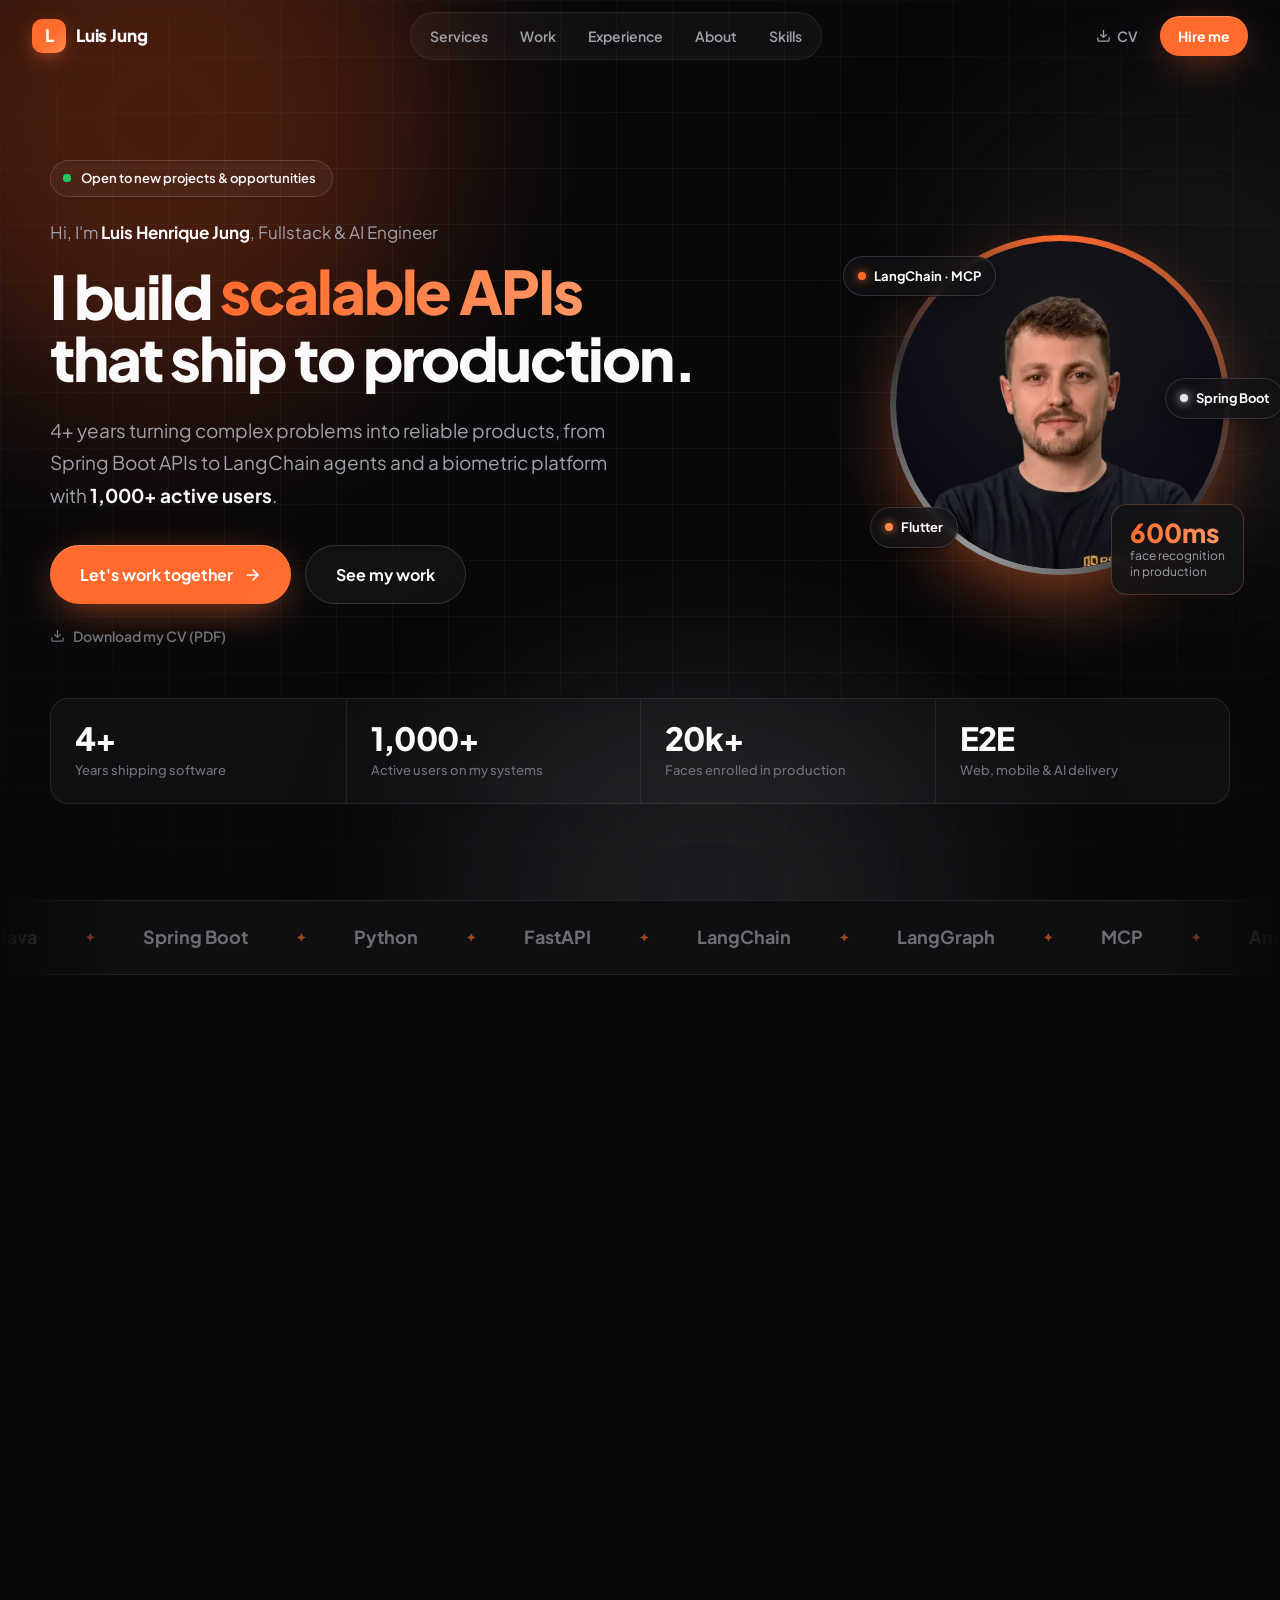
<file: index.html>
<!DOCTYPE html>
<html lang="en">
<head>
  <meta charset="UTF-8">
  <meta name="viewport" content="width=device-width, initial-scale=1.0">
  <title>Luis Henrique Jung | Fullstack & AI Engineer for hire</title>
  <meta name="description" content="Fullstack & AI Engineer with 4+ years shipping production systems: AI agents (LangChain, MCP), Spring Boot and NestJS APIs, Flutter apps and computer vision. Let's build your next product.">
  <meta name="author" content="Luis Henrique Jung">
  <meta name="robots" content="index, follow">
  <link rel="canonical" href="https://luishenriquejung.github.io/portifolio/">

  <meta property="og:type" content="website">
  <meta property="og:url" content="https://luishenriquejung.github.io/portifolio/">
  <meta property="og:title" content="Luis Henrique Jung | Fullstack & AI Engineer">
  <meta property="og:description" content="I build AI-powered software that ships to production. AI agents, scalable APIs, mobile apps and computer vision.">
  <meta property="og:image" content="https://luishenriquejung.github.io/portifolio/images/og-image.jpg">
  <meta property="og:image:width" content="1200">
  <meta property="og:image:height" content="630">
  <meta name="twitter:card" content="summary_large_image">
  <meta name="twitter:title" content="Luis Henrique Jung | Fullstack & AI Engineer">
  <meta name="twitter:description" content="I build AI-powered software that ships to production.">
  <meta name="twitter:image" content="https://luishenriquejung.github.io/portifolio/images/og-image.jpg">
  <meta name="theme-color" content="#09090b">

  <link rel="icon" href="data:image/svg+xml,<svg xmlns='http://www.w3.org/2000/svg' viewBox='0 0 100 100'><defs><linearGradient id='g' x1='0%25' y1='0%25' x2='100%25' y2='100%25'><stop offset='0%25' stop-color='%23ff6b2c'/><stop offset='50%25' stop-color='%23ff6b2c'/><stop offset='100%25' stop-color='%23ff8a4c'/></linearGradient></defs><rect width='100' height='100' rx='24' fill='url(%23g)'/><text x='50' y='70' font-family='Arial' font-size='58' font-weight='bold' fill='white' text-anchor='middle'>L</text></svg>">
  <link rel="preconnect" href="https://fonts.googleapis.com">
  <link rel="preconnect" href="https://fonts.gstatic.com" crossorigin>
  <link rel="stylesheet" href="https://fonts.googleapis.com/css2?family=Plus+Jakarta+Sans:wght@400;500;600;700;800&display=swap">
  <link rel="preload" as="image" href="images/dev.webp" type="image/webp">
  <link rel="stylesheet" href="style.css">

  <script type="application/ld+json">
  {
    "@context": "https://schema.org",
    "@type": "Person",
    "name": "Luis Henrique Jung",
    "jobTitle": "Fullstack & AI Engineer",
    "url": "https://luishenriquejung.github.io/portifolio/",
    "image": "https://luishenriquejung.github.io/portifolio/images/dev.webp",
    "email": "mailto:jungluishenrique@gmail.com",
    "worksFor": { "@type": "Organization", "name": "RSData" },
    "alumniOf": { "@type": "CollegeOrUniversity", "name": "UNIVATES" },
    "knowsAbout": ["Java", "Spring Boot", "Python", "FastAPI", "Angular", "NestJS", "Flutter", "LangChain", "LangGraph", "Model Context Protocol", "AI Agents", "Computer Vision"],
    "sameAs": [
      "https://www.linkedin.com/in/luis-henrique-jung-dev/",
      "https://github.com/LuisHenriqueJung"
    ]
  }
  </script>
</head>
<body>
  <a class="skip-link" href="#main">Skip to content</a>

  <!-- SCROLL PROGRESS -->
  <div class="scroll-progress" id="scrollProgress"></div>

  <!-- NAVIGATION -->
  <header class="nav" id="nav">
    <a href="#hero" class="nav-logo" aria-label="Luis Henrique Jung, back to top">
      <span class="nav-logo-mark">L</span>
      <span class="nav-logo-text">Luis Jung</span>
    </a>
    <nav class="nav-links" aria-label="Main">
      <a href="#services" class="nav-link" data-section="services">Services</a>
      <a href="#projects" class="nav-link" data-section="projects">Work</a>
      <a href="#experience" class="nav-link" data-section="experience">Experience</a>
      <a href="#story" class="nav-link" data-section="story">About</a>
      <a href="#skills" class="nav-link" data-section="skills">Skills</a>
    </nav>
    <div class="nav-actions">
      <a href="cv/cv.pdf" download class="nav-cv-btn" aria-label="Download CV (PDF)">
        <svg viewBox="0 0 24 24" fill="none" stroke="currentColor" stroke-width="2" width="15" height="15" aria-hidden="true"><path d="M21 15v4a2 2 0 0 1-2 2H5a2 2 0 0 1-2-2v-4"/><polyline points="7 10 12 15 17 10"/><line x1="12" y1="15" x2="12" y2="3"/></svg>
        <span>CV</span>
      </a>
      <a href="#contact" class="btn btn-primary btn-sm">Hire me</a>
      <button class="nav-hamburger" id="hamburger" type="button" aria-label="Open menu" aria-expanded="false" aria-controls="mobileMenu">
        <span></span><span></span><span></span>
      </button>
    </div>
  </header>

  <!-- MOBILE MENU -->
  <div class="mobile-menu" id="mobileMenu">
    <a href="#services" class="mobile-link">Services</a>
    <a href="#projects" class="mobile-link">Work</a>
    <a href="#experience" class="mobile-link">Experience</a>
    <a href="#story" class="mobile-link">About</a>
    <a href="#skills" class="mobile-link">Skills</a>
    <a href="#contact" class="mobile-link btn btn-primary">Let's work together</a>
    <a href="cv/cv.pdf" download class="mobile-link mobile-cv-link">Download CV</a>
  </div>

  <main id="main">
  <!-- HERO SECTION -->
  <section class="hero" id="hero">
    <div class="hero-bg" aria-hidden="true">
      <div class="aurora aurora-1"></div>
      <div class="aurora aurora-2"></div>
      <div class="aurora aurora-3"></div>
      <div class="hero-grid"></div>
    </div>

    <div class="hero-inner">
      <div class="hero-content">
        <div class="hero-badge reveal-up">
          <span class="pulse-dot"></span>
          Open to new projects &amp; opportunities
        </div>
        <p class="hero-greeting reveal-up" style="--delay: 0.08s">Hi, I'm <strong>Luis Henrique Jung</strong>, Fullstack &amp; AI Engineer</p>
        <h1 class="hero-title reveal-up" style="--delay: 0.16s">
          I build
          <span class="hero-rotator" id="titleCarousel">
            <span class="carousel-item active">AI agents</span>
            <span class="carousel-item">scalable APIs</span>
            <span class="carousel-item">mobile apps</span>
            <span class="carousel-item">vision systems</span>
          </span>
          <span class="hero-title-end">that ship to production.</span>
        </h1>
        <p class="hero-tagline reveal-up" style="--delay: 0.24s">
          4+ years turning complex problems into reliable products, from Spring Boot APIs to LangChain agents and a biometric platform with <strong>1,000+ active users</strong>.
        </p>
        <div class="hero-cta reveal-up" style="--delay: 0.32s">
          <a href="#contact" class="btn btn-primary btn-lg">
            Let's work together
            <svg viewBox="0 0 24 24" fill="none" stroke="currentColor" stroke-width="2.2" width="18" height="18" aria-hidden="true"><path d="M5 12h14M13 5l7 7-7 7"/></svg>
          </a>
          <a href="#projects" class="btn btn-ghost btn-lg">See my work</a>
        </div>
        <a href="cv/cv.pdf" download class="hero-cv-link reveal-up" style="--delay: 0.4s">
          <svg viewBox="0 0 24 24" fill="none" stroke="currentColor" stroke-width="2" width="15" height="15" aria-hidden="true"><path d="M21 15v4a2 2 0 0 1-2 2H5a2 2 0 0 1-2-2v-4"/><polyline points="7 10 12 15 17 10"/><line x1="12" y1="15" x2="12" y2="3"/></svg>
          Download my CV (PDF)
        </a>
      </div>

      <div class="hero-visual reveal-up" style="--delay: 0.2s">
        <div class="avatar-ring">
          <picture>
            <source srcset="images/dev.webp" type="image/webp">
            <img src="images/dev.png" alt="Portrait of Luis Henrique Jung" width="440" height="480" fetchpriority="high" decoding="async">
          </picture>
        </div>
        <div class="float-chip chip-1"><span class="chip-dot dot-violet"></span>LangChain · MCP</div>
        <div class="float-chip chip-2"><span class="chip-dot dot-cyan"></span>Spring Boot</div>
        <div class="float-chip chip-3"><span class="chip-dot dot-pink"></span>Flutter</div>
        <div class="float-card">
          <span class="float-card-number">600ms</span>
          <span class="float-card-label">face recognition<br>in production</span>
        </div>
      </div>
    </div>

    <div class="hero-stats reveal-up" style="--delay: 0.48s">
      <div class="stat"><span class="stat-number">4+</span><span class="stat-label">Years shipping software</span></div>
      <div class="stat"><span class="stat-number">1,000+</span><span class="stat-label">Active users on my systems</span></div>
      <div class="stat"><span class="stat-number">20k+</span><span class="stat-label">Faces enrolled in production</span></div>
      <div class="stat"><span class="stat-number">E2E</span><span class="stat-label">Web, mobile &amp; AI delivery</span></div>
    </div>
  </section>

  <!-- TECH MARQUEE -->
  <div class="marquee" aria-label="Technologies I work with">
    <div class="marquee-track">
      <span>Java</span><span>Spring Boot</span><span>Python</span><span>FastAPI</span><span>LangChain</span><span>LangGraph</span><span>MCP</span><span>Angular</span><span>NestJS</span><span>Flutter</span><span>Android</span><span>OpenCV</span><span>Qdrant</span><span>Docker</span><span>Kubernetes</span><span>PostgreSQL</span>
      <span aria-hidden="true">Java</span><span aria-hidden="true">Spring Boot</span><span aria-hidden="true">Python</span><span aria-hidden="true">FastAPI</span><span aria-hidden="true">LangChain</span><span aria-hidden="true">LangGraph</span><span aria-hidden="true">MCP</span><span aria-hidden="true">Angular</span><span aria-hidden="true">NestJS</span><span aria-hidden="true">Flutter</span><span aria-hidden="true">Android</span><span aria-hidden="true">OpenCV</span><span aria-hidden="true">Qdrant</span><span aria-hidden="true">Docker</span><span aria-hidden="true">Kubernetes</span><span aria-hidden="true">PostgreSQL</span>
    </div>
  </div>

  <!-- SERVICES -->
  <section class="section services" id="services">
    <div class="container">
      <div class="section-head reveal-up">
        <span class="eyebrow">01 · Services</span>
        <h2 class="section-heading">How I can <span class="text-gradient">help you</span></h2>
        <p class="section-sub">From idea to production: I design, build and ship the whole stack, so you get one engineer who owns the result.</p>
      </div>

      <div class="services-grid">
        <article class="service-card spotlight reveal-up" style="--delay: 0s">
          <div class="service-icon icon-violet">
            <svg viewBox="0 0 24 24" fill="none" stroke="currentColor" stroke-width="1.8" aria-hidden="true"><path d="M12 2a4 4 0 0 1 4 4v1a1 1 0 0 0 1 1h1a4 4 0 0 1 0 8h-1a1 1 0 0 0-1 1v1a4 4 0 0 1-8 0v-1a1 1 0 0 0-1-1H6a4 4 0 0 1 0-8h1a1 1 0 0 0 1-1V6a4 4 0 0 1 4-4z"/></svg>
          </div>
          <h3>AI Agents &amp; LLM Integration</h3>
          <p>Production-grade agents with LangChain, LangGraph and custom MCP servers that plug straight into your existing systems.</p>
        </article>
        <article class="service-card spotlight reveal-up" style="--delay: 0.08s">
          <div class="service-icon icon-cyan">
            <svg viewBox="0 0 24 24" fill="none" stroke="currentColor" stroke-width="1.8" aria-hidden="true"><rect x="2" y="3" width="20" height="14" rx="2"/><path d="M8 21h8M12 17v4"/></svg>
          </div>
          <h3>Fullstack Web Platforms</h3>
          <p>Spring Boot, NestJS and Angular applications with clean APIs, fast SQL and CI/CD from day one.</p>
        </article>
        <article class="service-card spotlight reveal-up" style="--delay: 0.16s">
          <div class="service-icon icon-pink">
            <svg viewBox="0 0 24 24" fill="none" stroke="currentColor" stroke-width="1.8" aria-hidden="true"><rect x="5" y="2" width="14" height="20" rx="2"/><path d="M12 18h.01"/></svg>
          </div>
          <h3>Mobile Apps</h3>
          <p>Cross-platform Flutter and native Android apps built on a modular, scalable architecture.</p>
        </article>
        <article class="service-card spotlight reveal-up" style="--delay: 0.24s">
          <div class="service-icon icon-amber">
            <svg viewBox="0 0 24 24" fill="none" stroke="currentColor" stroke-width="1.8" aria-hidden="true"><path d="M2 12s3.5-7 10-7 10 7 10 7-3.5 7-10 7S2 12 2 12z"/><circle cx="12" cy="12" r="3"/></svg>
          </div>
          <h3>Computer Vision &amp; Biometrics</h3>
          <p>Face recognition pipelines with OpenCV, FastAPI and vector databases, proven with 20,000+ enrolled faces.</p>
        </article>
      </div>
    </div>
  </section>

  <!-- PROJECTS -->
  <section class="section projects section-alt" id="projects">
    <div class="container">
      <div class="section-head reveal-up">
        <span class="eyebrow">02 · Selected work</span>
        <h2 class="section-heading">Real products, <span class="text-gradient">real users</span></h2>
        <p class="section-sub">Systems I designed and built that are running in production today.</p>
      </div>

      <!-- FEATURED: PPE Delivery -->
      <article class="featured-project reveal-up" style="--delay: 0s">
        <div class="featured-layout">
          <div class="featured-content">
            <div class="featured-badge">Featured · In production</div>
            <h3 class="featured-title">Biometric PPE Delivery Platform</h3>
            <p class="featured-subtitle">Workplace Safety &middot; Production System &middot; 1,000+ Users</p>
            <p class="featured-desc">
              Built a fullstack biometric verification system for fast PPE (Personal Protective Equipment) delivery in companies with hundreds of workers. The system currently has 20,000+ enrolled faces. Workers confirm PPE delivery via face recognition or fingerprint, get matched to their equipment profile, and receive the right gear in seconds, with no manual ID checks and no paper logs. Includes a face-based employee search: point the camera at a worker and the system instantly identifies them and pulls up their full profile.
            </p>
            <div class="featured-highlights">
              <div class="highlight-item">
                <span class="highlight-number">600ms</span>
                <span class="highlight-label">Face Recognition</span>
              </div>
              <div class="highlight-item">
                <span class="highlight-number">1,000+</span>
                <span class="highlight-label">Active Users</span>
              </div>
              <div class="highlight-item">
                <span class="highlight-number">20,000+</span>
                <span class="highlight-label">Enrolled Faces</span>
              </div>
              <div class="highlight-item">
                <span class="highlight-number">2</span>
                <span class="highlight-label">Biometric Methods</span>
              </div>
            </div>
          </div>
          <div class="featured-video">
            <h4><span class="live-dot"></span>Live Demo</h4>
            <div class="video-wrapper video-portrait">
              <video data-autoplay muted loop playsinline preload="none" poster="videos/ppe-poster.jpg" width="480" height="1040" aria-label="Demo of the biometric PPE delivery app">
                <source src="videos/ppe-demo.mp4" type="video/mp4">
              </video>
            </div>
          </div>
        </div>
        <div class="featured-architecture">
          <h4>Architecture <span class="arch-desktop-chip"><svg viewBox="0 0 24 24" fill="none" stroke="currentColor" stroke-width="2" width="14" height="14" aria-hidden="true"><rect x="5" y="2" width="14" height="20" rx="2" ry="2"/><path d="M12 18h.01"/></svg>Rotate your phone</span></h4>
          <div class="arch-ppe-grid" id="ppeGrid">
            <svg class="arch-connections" id="archConnections" viewBox="0 0 100 100" preserveAspectRatio="none" aria-hidden="true">
              <defs>
                <linearGradient id="grad-mc" x1="0%" y1="0%" x2="100%" y2="0%">
                  <stop offset="0%" style="stop-color: rgba(var(--p-rgb),0.35)"/>
                  <stop offset="50%" style="stop-color: rgba(var(--p-rgb),0.7)"/>
                  <stop offset="100%" style="stop-color: rgba(var(--t-rgb),0.4)"/>
                </linearGradient>
                <linearGradient id="grad-wc" x1="0%" y1="100%" x2="100%" y2="0%">
                  <stop offset="0%" style="stop-color: rgba(var(--p-rgb),0.35)"/>
                  <stop offset="50%" style="stop-color: rgba(var(--p-rgb),0.6)"/>
                  <stop offset="100%" style="stop-color: rgba(var(--t-rgb),0.4)"/>
                </linearGradient>
                <linearGradient id="grad-mf" x1="0%" y1="0%" x2="100%" y2="0%">
                  <stop offset="0%" style="stop-color: rgba(var(--t-rgb),0.35)"/>
                  <stop offset="50%" style="stop-color: rgba(var(--p-rgb),0.6)"/>
                  <stop offset="100%" style="stop-color: rgba(var(--s-rgb),0.4)"/>
                </linearGradient>
                <linearGradient id="grad-fv" x1="0%" y1="0%" x2="100%" y2="0%">
                  <stop offset="0%" style="stop-color: rgba(var(--s-rgb),0.35)"/>
                  <stop offset="50%" style="stop-color: rgba(var(--p-rgb),0.55)"/>
                  <stop offset="100%" style="stop-color: rgba(var(--t-rgb),0.35)"/>
                </linearGradient>
              </defs>

              <path id="path-mc" class="conn-path" fill="none" stroke="url(#grad-mc)" stroke-width="0.5"/>
              <path id="path-wc" class="conn-path" fill="none" stroke="url(#grad-wc)" stroke-width="0.5"/>
              <path id="path-mf" class="conn-path" fill="none" stroke="url(#grad-mf)" stroke-width="0.5"/>
              <path id="path-fv" class="conn-path" fill="none" stroke="url(#grad-fv)" stroke-width="0.5"/>

              <circle class="conn-particle" r="1.2" style="fill: rgba(var(--p-light-rgb),0.95)" stroke="rgba(235,245,255,0.9)" stroke-width="0.5" vector-effect="non-scaling-stroke">
                <animateMotion dur="2s" repeatCount="indefinite" rotate="auto">
                  <mpath href="#path-mc"/>
                </animateMotion>
              </circle>
              <circle class="conn-particle" r="1.2" style="fill: rgba(var(--t-rgb),0.95)" stroke="rgba(230,250,255,0.9)" stroke-width="0.5" vector-effect="non-scaling-stroke">
                <animateMotion dur="2.5s" repeatCount="indefinite" begin="0.5s" rotate="auto">
                  <mpath href="#path-wc"/>
                </animateMotion>
              </circle>
              <circle class="conn-particle" r="1.2" style="fill: rgba(var(--s-rgb),0.95)" stroke="rgba(235,245,255,0.9)" stroke-width="0.5" vector-effect="non-scaling-stroke">
                <animateMotion dur="2s" repeatCount="indefinite" begin="1s" rotate="auto">
                  <mpath href="#path-mf"/>
                </animateMotion>
              </circle>
              <circle class="conn-particle" r="1.2" style="fill: rgba(var(--t-rgb),0.95)" stroke="rgba(230,250,255,0.9)" stroke-width="0.5" vector-effect="non-scaling-stroke">
                <animateMotion dur="2s" repeatCount="indefinite" begin="0.3s" rotate="auto">
                  <mpath href="#path-fv"/>
                </animateMotion>
              </circle>
            </svg>

            <div class="arch-node ppe-mobile" data-conn="source">
              <span class="arch-label">Mobile</span>
              <span class="arch-detail">Android Native + Fingerprint SDK</span>
            </div>
            <div class="arch-node ppe-core" data-conn="target-mc target-wc source">
              <span class="arch-label">Core API</span>
              <span class="arch-detail">Spring Boot + SQL Server</span>
            </div>
            <div class="arch-node ppe-face" data-conn="target-mf source">
              <span class="arch-label">Face Engine</span>
              <span class="arch-detail">FastAPI + OpenCV</span>
            </div>
            <div class="arch-node ppe-vector" data-conn="target-fv">
              <span class="arch-label">Vector DB</span>
              <span class="arch-detail">Qdrant, face embeddings</span>
            </div>
            <div class="arch-node ppe-web" data-conn="source">
              <span class="arch-label">Web</span>
              <span class="arch-detail">Angular Responsive + human.js</span>
            </div>
          </div>
        </div>
        <div class="featured-tech">
          <span>Android Native</span><span>Angular</span><span>Spring Boot</span><span>FastAPI</span><span>OpenCV</span><span>human.js</span><span>Qdrant</span><span>SQL Server</span>
        </div>
      </article>

      <!-- FEATURED: Risk Management -->
      <article class="featured-project reveal-up" style="--delay: 0.1s">
        <div class="featured-layout">
          <div class="featured-content">
            <div class="featured-badge">Featured · AI Agent</div>
            <h3 class="featured-title">AI-Powered Risk Management</h3>
            <p class="featured-subtitle">Workplace Safety &middot; AI Agent &middot; Flutter App</p>
            <p class="featured-desc">
              Developed a mobile application that lets safety professionals quickly identify and manage workplace risks. Integrated an AI agent (Google Gemini orchestrated with LangChain, monitored via LangSmith) that recommends risks based on activity descriptions and workplace images, accessible through a conversational chat UI with contextual action buttons that simplify complex workflows into one-tap actions.
            </p>
            <div class="featured-highlights">
              <div class="highlight-item">
                <span class="highlight-number">AI</span>
                <span class="highlight-label">Risk Recommendations</span>
              </div>
              <div class="highlight-item">
                <span class="highlight-number">MCP</span>
                <span class="highlight-label">Custom-Built Server</span>
              </div>
              <div class="highlight-item">
                <span class="highlight-number">Chat</span>
                <span class="highlight-label">Conversational UI</span>
              </div>
            </div>
          </div>
          <div class="featured-video">
            <h4><span class="live-dot"></span>Live Demo</h4>
            <div class="video-wrapper video-portrait">
              <video data-autoplay muted loop playsinline preload="none" poster="videos/risk-poster.jpg" width="480" height="1068" aria-label="Demo of the AI risk management app">
                <source src="videos/risk-demo.mp4" type="video/mp4">
              </video>
            </div>
          </div>
        </div>
        <div class="featured-architecture">
          <h4>Architecture <span class="arch-desktop-chip"><svg viewBox="0 0 24 24" fill="none" stroke="currentColor" stroke-width="2" width="14" height="14" aria-hidden="true"><rect x="5" y="2" width="14" height="20" rx="2" ry="2"/><path d="M12 18h.01"/></svg>Rotate your phone</span></h4>
          <div class="arch-risk-grid" id="riskGrid">
            <svg class="arch-connections" id="riskConnections" viewBox="0 0 100 100" preserveAspectRatio="none" aria-hidden="true">
              <defs>
                <linearGradient id="grad-r-mc" x1="0%" y1="0%" x2="100%" y2="0%">
                  <stop offset="0%" style="stop-color: rgba(var(--p-rgb),0.35)"/>
                  <stop offset="50%" style="stop-color: rgba(var(--p-rgb),0.7)"/>
                  <stop offset="100%" style="stop-color: rgba(var(--t-rgb),0.4)"/>
                </linearGradient>
                <linearGradient id="grad-r-ma" x1="0%" y1="100%" x2="100%" y2="0%">
                  <stop offset="0%" style="stop-color: rgba(var(--p-rgb),0.35)"/>
                  <stop offset="50%" style="stop-color: rgba(var(--p-rgb),0.6)"/>
                  <stop offset="100%" style="stop-color: rgba(var(--s-rgb),0.4)"/>
                </linearGradient>
                <linearGradient id="grad-r-am" x1="100%" y1="0%" x2="0%" y2="0%">
                  <stop offset="0%" style="stop-color: rgba(var(--t-rgb),0.35)"/>
                  <stop offset="50%" style="stop-color: rgba(var(--p-rgb),0.5)"/>
                  <stop offset="100%" style="stop-color: rgba(var(--p-rgb),0.3)"/>
                </linearGradient>
                <linearGradient id="grad-r-im" x1="0%" y1="0%" x2="100%" y2="0%">
                  <stop offset="0%" style="stop-color: rgba(var(--s-rgb),0.35)"/>
                  <stop offset="50%" style="stop-color: rgba(var(--p-rgb),0.55)"/>
                  <stop offset="100%" style="stop-color: rgba(var(--t-rgb),0.35)"/>
                </linearGradient>
              </defs>

              <path id="path-r-mc" class="conn-path" fill="none" stroke="url(#grad-r-mc)" stroke-width="0.5"/>
              <path id="path-r-ma" class="conn-path" fill="none" stroke="url(#grad-r-ma)" stroke-width="0.5"/>
              <path id="path-r-am" class="conn-path" fill="none" stroke="url(#grad-r-am)" stroke-width="0.5"/>
              <path id="path-r-im" class="conn-path" fill="none" stroke="url(#grad-r-im)" stroke-width="0.5"/>

              <circle class="conn-particle" r="1.2" style="fill: rgba(var(--p-light-rgb),0.95)" stroke="rgba(235,245,255,0.9)" stroke-width="0.5" vector-effect="non-scaling-stroke">
                <animateMotion dur="2s" repeatCount="indefinite" rotate="auto">
                  <mpath href="#path-r-mc"/>
                </animateMotion>
              </circle>

              <circle class="conn-particle" r="1.2" style="fill: rgba(var(--s-rgb),0.95)" stroke="rgba(235,245,255,0.9)" stroke-width="0.5" vector-effect="non-scaling-stroke">
                <animateMotion dur="2.4s" repeatCount="indefinite" begin="0.4s" rotate="auto">
                  <mpath href="#path-r-ma"/>
                </animateMotion>
              </circle>

              <circle class="conn-particle" r="1.2" style="fill: rgba(var(--t-rgb),0.95)" stroke="rgba(230,250,255,0.9)" stroke-width="0.5" vector-effect="non-scaling-stroke">
                <animateMotion dur="2.2s" repeatCount="indefinite" begin="0.8s" rotate="auto">
                  <mpath href="#path-r-im"/>
                </animateMotion>
              </circle>

              <circle class="conn-particle" r="1.2" style="fill: rgba(var(--t-rgb),0.95)" stroke="rgba(230,250,255,0.9)" stroke-width="0.5" vector-effect="non-scaling-stroke">
                <animateMotion dur="2s" repeatCount="indefinite" begin="0.3s" rotate="auto">
                  <mpath href="#path-r-am"/>
                </animateMotion>
              </circle>

              <circle class="conn-particle" r="1.2" style="fill: rgba(var(--p-light-rgb),0.95)" stroke="rgba(235,245,255,0.9)" stroke-width="0.5" vector-effect="non-scaling-stroke">
                <animateMotion dur="2.2s" repeatCount="indefinite" begin="1.1s" rotate="auto" keyPoints="1;0" keyTimes="0;1" calcMode="linear">
                  <mpath href="#path-r-am"/>
                </animateMotion>
              </circle>
            </svg>

            <div class="arch-node risk-mobile" data-conn="source">
              <span class="arch-label">Mobile</span>
              <span class="arch-detail">Flutter + Chat UI + Action Buttons</span>
            </div>

            <div class="arch-node risk-core" data-conn="target-mc target-ac target-am">
              <span class="arch-label">Core API</span>
              <span class="arch-detail">Spring Boot + SQL Server</span>
            </div>

            <div class="arch-node risk-ai" data-conn="target-ma source">
              <span class="arch-label">AI Backend</span>
              <span class="arch-detail">FastAPI + LangChain Agent</span>
            </div>

            <div class="arch-node risk-mcp" data-conn="source">
              <span class="arch-label">MCP Server</span>
              <span class="arch-detail">Custom-built &middot; App Context</span>
            </div>
          </div>
        </div>
        <div class="featured-tech">
          <span>Flutter</span><span>Dart</span><span>Spring Boot</span><span>SQL Server</span><span>FastAPI</span><span>LangChain</span><span>LangSmith</span><span>Google Gemini</span><span>MCP</span><span>AI Agents</span>
        </div>
      </article>

      <!-- OTHER PROJECTS -->
      <h3 class="other-projects-title reveal-up">More projects</h3>
      <div class="projects-grid">
        <article class="project-card spotlight reveal-up" style="--delay: 0s">
          <div class="project-icon icon-cyan">
            <svg viewBox="0 0 24 24" fill="none" stroke="currentColor" stroke-width="1.5" aria-hidden="true">
              <rect x="2" y="3" width="20" height="14" rx="2"/>
              <path d="M8 21h8M12 17v4"/>
            </svg>
          </div>
          <h3 class="project-title">Stock Management SaaS</h3>
          <p class="project-desc">Full architecture for a small-business inventory platform. From MVP to scalable solution with clean API design.</p>
          <div class="project-tech">
            <span>Angular</span><span>Spring Boot</span><span>MySQL</span><span>REST</span>
          </div>
          <a href="https://github.com/LuisHenriqueJung" class="project-link" target="_blank" rel="noopener">
            View on GitHub
            <svg viewBox="0 0 24 24" fill="none" stroke="currentColor" stroke-width="2" width="16" height="16" aria-hidden="true">
              <path d="M7 17L17 7M17 7H7M17 7v10"/>
            </svg>
          </a>
        </article>

        <article class="project-card spotlight reveal-up" style="--delay: 0.1s">
          <div class="project-icon icon-violet">
            <svg viewBox="0 0 24 24" fill="none" stroke="currentColor" stroke-width="1.5" aria-hidden="true">
              <path d="M12 2a4 4 0 0 1 4 4v1a1 1 0 0 0 1 1h1a4 4 0 0 1 0 8h-1a1 1 0 0 0-1 1v1a4 4 0 0 1-8 0v-1a1 1 0 0 0-1-1H6a4 4 0 0 1 0-8h1a1 1 0 0 0 1-1V6a4 4 0 0 1 4-4z"/>
            </svg>
          </div>
          <h3 class="project-title">AI Agents &amp; LLM Experiments</h3>
          <p class="project-desc">Agent-based workflows and LLM-powered features. Multi-step reasoning, tool orchestration, and autonomous task execution.</p>
          <div class="project-tech">
            <span>Python</span><span>LangChain</span><span>LangGraph</span><span>MCP</span>
          </div>
          <a href="https://github.com/LuisHenriqueJung" class="project-link" target="_blank" rel="noopener">
            View on GitHub
            <svg viewBox="0 0 24 24" fill="none" stroke="currentColor" stroke-width="2" width="16" height="16" aria-hidden="true">
              <path d="M7 17L17 7M17 7H7M17 7v10"/>
            </svg>
          </a>
        </article>
      </div>

      <!-- MID-PAGE CTA -->
      <div class="cta-band reveal-up">
        <div>
          <h3>Need something like this for your team?</h3>
          <p>Tell me about your idea and I'll show you how to get it into production.</p>
        </div>
        <a href="#contact" class="btn btn-light btn-lg">Start a conversation</a>
      </div>
    </div>
  </section>

  <!-- EXPERIENCE -->
  <section class="section experience" id="experience">
    <div class="container">
      <div class="section-head reveal-up">
        <span class="eyebrow">03 · Experience</span>
        <h2 class="section-heading">Where I've <span class="text-gradient">delivered</span></h2>
      </div>

      <div class="exp-grid">
        <article class="exp-card spotlight reveal-up" style="--delay: 0s">
          <div class="exp-header">
            <div>
              <h3 class="exp-company">RSData</h3>
              <span class="exp-role">Full Stack Engineer</span>
            </div>
            <span class="exp-period"><span class="pulse-dot"></span>2023 – Present</span>
          </div>
          <ul class="exp-list">
            <li>Built fullstack applications with Spring Boot, Angular, NestJS, and Python</li>
            <li>Deployed AI agents into production using LangChain, LangGraph, and MCP</li>
            <li>Architected REST APIs focused on performance and clean design</li>
            <li>Optimized SQL queries for faster data processing</li>
            <li>Implemented CI/CD with GitLab, Jenkins, and SonarQube</li>
          </ul>
          <div class="exp-tags">
            <span class="tag">Spring Boot</span>
            <span class="tag">Angular</span>
            <span class="tag">Python</span>
            <span class="tag">Flutter</span>
            <span class="tag">Android</span>
            <span class="tag">LangChain</span>
            <span class="tag">CI/CD</span>
          </div>
        </article>

        <article class="exp-card spotlight reveal-up" style="--delay: 0.1s">
          <div class="exp-header">
            <div>
              <h3 class="exp-company">Smart Keeping</h3>
              <span class="exp-role">Mobile Developer (Flutter)</span>
            </div>
            <span class="exp-period">2022 – 2023</span>
          </div>
          <ul class="exp-list">
            <li>Developed cross-platform mobile app with Flutter and Dart</li>
            <li>Implemented MobX for reactive state management</li>
            <li>Designed scalable, modular mobile architecture</li>
          </ul>
          <div class="exp-tags">
            <span class="tag">Flutter</span>
            <span class="tag">Dart</span>
            <span class="tag">MobX</span>
            <span class="tag">Architecture</span>
          </div>
        </article>

        <article class="exp-card spotlight reveal-up" style="--delay: 0.2s">
          <div class="exp-header">
            <div>
              <h3 class="exp-company">OM Tecnologia</h3>
              <span class="exp-role">Junior Software Developer</span>
            </div>
            <span class="exp-period">2022</span>
          </div>
          <ul class="exp-list">
            <li>Built mobile applications with Android (Java) and Flutter</li>
            <li>Contributed to UI implementation and feature delivery</li>
          </ul>
          <div class="exp-tags">
            <span class="tag">Android</span>
            <span class="tag">Java</span>
            <span class="tag">Flutter</span>
          </div>
        </article>
      </div>
    </div>
  </section>

  <!-- STORY / ABOUT -->
  <section class="section story section-alt" id="story">
    <div class="container">
      <div class="section-head reveal-up">
        <span class="eyebrow">04 · About me</span>
        <h2 class="section-heading">From curiosity <span class="text-gradient">to AI in production</span></h2>
      </div>

      <div class="story-timeline">
        <div class="timeline-line"></div>

        <div class="timeline-item reveal-left">
          <div class="timeline-dot"></div>
          <div class="timeline-card">
            <div class="timeline-year">The Beginning</div>
            <h3>From Curiosity to Code</h3>
            <p>Started in software development driven by a deep curiosity about how systems work. From writing my first lines of code to understanding the full stack, every challenge became a stepping stone. I pursued a BSc in Analysis and Systems Development at UNIVATES, building a solid foundation in software engineering.</p>
          </div>
        </div>

        <div class="timeline-item reveal-right">
          <div class="timeline-dot"></div>
          <div class="timeline-card">
            <div class="timeline-year">Mobile &amp; Cross-Platform</div>
            <h3>Going Beyond the Screen</h3>
            <p>Dove into mobile development with Android (Java) and Flutter, building cross-platform applications that run anywhere. Created Smart Keeping, a modular Flutter app with clean architecture and reactive state management. Earned a Postgraduate degree in Software Engineering for Mobile Devices.</p>
          </div>
        </div>

        <div class="timeline-item reveal-left">
          <div class="timeline-dot"></div>
          <div class="timeline-card">
            <div class="timeline-year">Fullstack Engineering</div>
            <h3>Architecting at Scale</h3>
            <p>Joined RSData as a Full Stack Engineer, designing REST APIs, optimizing databases, and implementing CI/CD pipelines. Built production systems with Spring Boot, Angular, NestJS, and Python, contributing to architecture decisions that shape how teams build software.</p>
          </div>
        </div>

        <div class="timeline-item reveal-right">
          <div class="timeline-dot"></div>
          <div class="timeline-card">
            <div class="timeline-year">The AI Chapter</div>
            <h3>Where Code Meets Intelligence</h3>
            <p>Transitioned into applied AI, building autonomous agents and LLM-powered features integrated into real applications. Using LangChain, LangGraph, and MCP to create systems that think, reason, and act. Computer vision experiments for workplace safety. This is where I'm heading: making AI solve real problems.</p>
          </div>
        </div>
      </div>
    </div>
  </section>

  <!-- SKILLS -->
  <section class="section skills" id="skills">
    <div class="container">
      <div class="section-head reveal-up">
        <span class="eyebrow">05 · Skills</span>
        <h2 class="section-heading">My <span class="text-gradient">toolbox</span></h2>
      </div>

      <div class="skills-universe">
        <div class="skill-category spotlight reveal-up" style="--delay: 0s">
          <h3 class="skill-cat-title">Backend</h3>
          <div class="skill-orbs">
            <div class="skill-orb" data-level="95">
              <span>Java / Spring Boot</span>
              <div class="orb-fill"></div>
            </div>
            <div class="skill-orb" data-level="85">
              <span>Node.js / NestJS</span>
              <div class="orb-fill"></div>
            </div>
            <div class="skill-orb" data-level="80">
              <span>Python / FastAPI</span>
              <div class="orb-fill"></div>
            </div>
            <div class="skill-orb" data-level="75">
              <span>Microservices</span>
              <div class="orb-fill"></div>
            </div>
            <div class="skill-orb" data-level="70">
              <span>Kafka</span>
              <div class="orb-fill"></div>
            </div>
          </div>
        </div>

        <div class="skill-category spotlight reveal-up" style="--delay: 0.08s">
          <h3 class="skill-cat-title">Frontend &amp; Mobile</h3>
          <div class="skill-orbs">
            <div class="skill-orb" data-level="90">
              <span>Angular / TypeScript</span>
              <div class="orb-fill"></div>
            </div>
            <div class="skill-orb" data-level="85">
              <span>Flutter / Dart</span>
              <div class="orb-fill"></div>
            </div>
            <div class="skill-orb" data-level="80">
              <span>JavaScript</span>
              <div class="orb-fill"></div>
            </div>
            <div class="skill-orb" data-level="75">
              <span>Android (Java)</span>
              <div class="orb-fill"></div>
            </div>
          </div>
        </div>

        <div class="skill-category spotlight reveal-up" style="--delay: 0.16s">
          <h3 class="skill-cat-title">AI &amp; Machine Learning</h3>
          <div class="skill-orbs">
            <div class="skill-orb" data-level="85">
              <span>LangChain / LangGraph</span>
              <div class="orb-fill"></div>
            </div>
            <div class="skill-orb" data-level="80">
              <span>AI Agents / MCP</span>
              <div class="orb-fill"></div>
            </div>
            <div class="skill-orb" data-level="80">
              <span>RAG / LLM Integration</span>
              <div class="orb-fill"></div>
            </div>
            <div class="skill-orb" data-level="75">
              <span>Computer Vision</span>
              <div class="orb-fill"></div>
            </div>
          </div>
        </div>

        <div class="skill-category spotlight reveal-up" style="--delay: 0.24s">
          <h3 class="skill-cat-title">DevOps &amp; Data</h3>
          <div class="skill-orbs">
            <div class="skill-orb" data-level="85">
              <span>Docker / Kubernetes</span>
              <div class="orb-fill"></div>
            </div>
            <div class="skill-orb" data-level="85">
              <span>PostgreSQL / SQL Server</span>
              <div class="orb-fill"></div>
            </div>
            <div class="skill-orb" data-level="80">
              <span>GitLab CI/CD</span>
              <div class="orb-fill"></div>
            </div>
            <div class="skill-orb" data-level="75">
              <span>Prometheus / Grafana</span>
              <div class="orb-fill"></div>
            </div>
          </div>
        </div>
      </div>
    </div>
  </section>

  <!-- CONTACT -->
  <section class="section contact" id="contact">
    <div class="container">
      <div class="contact-panel reveal-up">
        <div class="contact-glow" aria-hidden="true"></div>
        <span class="eyebrow">06 · Contact</span>
        <h2 class="contact-title">Have a project in mind?<br><span class="text-gradient">Let's build it together.</span></h2>
        <p class="contact-text">
          Whether it's a new product, an AI feature for your existing system or a role on your team, I'd love to hear about it.
        </p>
        <div class="contact-cta">
          <a href="mailto:jungluishenrique@gmail.com?subject=Project%20inquiry%20from%20your%20portfolio" class="btn btn-primary btn-lg">
            <svg viewBox="0 0 24 24" fill="none" stroke="currentColor" stroke-width="2" width="18" height="18" aria-hidden="true"><rect x="2" y="4" width="20" height="16" rx="2"/><path d="M22 4L12 13 2 4"/></svg>
            Email me
          </a>
          <a href="https://www.linkedin.com/in/luis-henrique-jung-dev/?locale=en" target="_blank" rel="noopener" class="btn btn-ghost btn-lg">
            <svg viewBox="0 0 24 24" fill="none" stroke="currentColor" stroke-width="2" width="18" height="18" aria-hidden="true"><path d="M16 8a6 6 0 0 1 6 6v7h-4v-7a2 2 0 0 0-4 0v7h-4v-7a6 6 0 0 1 6-6zM2 9h4v12H2zM4 6a2 2 0 1 0 0-4 2 2 0 0 0 0 4z"/></svg>
            Message on LinkedIn
          </a>
        </div>
        <button type="button" class="copy-email" id="copyEmail" data-email="jungluishenrique@gmail.com">
          <span class="copy-email-value">jungluishenrique@gmail.com</span>
          <span class="copy-email-action" id="copyEmailLabel">Copy</span>
        </button>

        <div class="contact-links">
          <a href="https://github.com/LuisHenriqueJung" target="_blank" rel="noopener" class="contact-chip">
            <svg viewBox="0 0 24 24" fill="none" stroke="currentColor" stroke-width="1.8" width="18" height="18" aria-hidden="true"><path d="M9 19c-5 1.5-5-2.5-7-3m14 6v-3.87a3.37 3.37 0 0 0-.94-2.61c3.14-.35 6.44-1.54 6.44-7A5.44 5.44 0 0 0 20 4.77 5.07 5.07 0 0 0 19.91 1S18.73.65 16 2.48a13.38 13.38 0 0 0-7 0C6.27.65 5.09 1 5.09 1A5.07 5.07 0 0 0 5 4.77a5.44 5.44 0 0 0-1.5 3.78c0 5.42 3.3 6.61 6.44 7A3.37 3.37 0 0 0 9 18.13V22"/></svg>
            GitHub
          </a>
          <a href="cv/cv.pdf" download class="contact-chip">
            <svg viewBox="0 0 24 24" fill="none" stroke="currentColor" stroke-width="1.8" width="18" height="18" aria-hidden="true"><path d="M21 15v4a2 2 0 0 1-2 2H5a2 2 0 0 1-2-2v-4"/><polyline points="7 10 12 15 17 10"/><line x1="12" y1="15" x2="12" y2="3"/></svg>
            Download CV
          </a>
        </div>
      </div>
    </div>
  </section>
  </main>

  <!-- FOOTER -->
  <footer class="footer">
    <div class="container footer-inner">
      <p>© 2026 Luis Henrique Jung · Fullstack &amp; AI Engineer</p>
      <a href="#contact" class="footer-cta">Let's work together →</a>
    </div>
  </footer>

  <!-- MOBILE STICKY CTA -->
  <a href="#contact" class="sticky-cta" id="stickyCta">
    <span class="pulse-dot"></span>
    Let's work together
  </a>

  <button class="back-to-top" id="backToTop" type="button" aria-label="Back to top">
    <svg viewBox="0 0 24 24" fill="none" stroke="currentColor" stroke-width="2" width="18" height="18" aria-hidden="true">
      <path d="M12 19V5" />
      <path d="M5 12l7-7 7 7" />
    </svg>
  </button>

  <script src="script.js" defer></script>
</body>
</html>
</file>
<file: style.css>
/* ========================================
   VARIABLES & RESET
   ======================================== */
:root {
  /* Palette: neutral black & white + one accent. Change --p / --p-rgb to swap the accent */
  --p: #ff6b2c;
  --p-rgb: 255, 107, 44;
  --p-light: #ff9a6b;
  --p-light-rgb: 255, 154, 107;
  --s-rgb: 255, 255, 255;
  --s-light: #e4e4e7;
  --t: #e4e4e7;
  --t-rgb: 228, 228, 231;
  --t-light: #d4d4d8;
  --g1: #ff6b2c;
  --g2: #ff6b2c;
  --g3: #ff8a4c;
  --aurora-1: #7c2d12;
  --aurora-2: #27272a;
  --aurora-3: #3f3f46;
  --surface-tint: #18181b;
  --panel: #0c0c0e;
  --on-light: #0a0a0a;

  --violet: var(--p);
  --violet-light: var(--p-light);
  --purple: var(--g2);
  --pink: var(--g3);
  --cyan: var(--t);
  --cyan-light: var(--t-light);
  --amber: #fbbf24;
  --green: #22c55e;

  --bg-rgb: 9, 9, 11;
  --surface-rgb: 19, 19, 22;
  --bg-dark: #09090b;
  --bg-alt: #0f0f11;
  --bg-card: rgba(255, 255, 255, 0.025);
  --bg-card-solid: #131316;
  --border: rgba(255, 255, 255, 0.08);
  --border-strong: rgba(255, 255, 255, 0.14);

  --text-primary: #fafafa;
  --text-secondary: #a1a1aa;
  --text-muted: #71717a;

  --gradient: linear-gradient(135deg, var(--g1) 0%, var(--g2) 50%, var(--g3) 100%);
  --gradient-text: linear-gradient(100deg, #ff6b2c 0%, #ff9a6b 100%);
  --gradient-border: linear-gradient(135deg, rgba(var(--p-rgb), 0.55), rgba(255, 255, 255, 0.08) 45%, rgba(255, 255, 255, 0.18));
  --glow-violet: 0 10px 40px -10px rgba(var(--p-rgb), 0.65);
  --elevation-1: 0 1px 2px rgba(0, 0, 0, 0.4), 0 8px 24px rgba(0, 0, 0, 0.25);
  --elevation-2: 0 20px 50px -20px rgba(0, 0, 0, 0.7);

  --font: 'Plus Jakarta Sans', 'Segoe UI', -apple-system, BlinkMacSystemFont, sans-serif;
  --radius: 18px;
  --nav-height: 72px;
  --container-width: 1180px;
}

*, *::before, *::after {
  margin: 0;
  padding: 0;
  box-sizing: border-box;
}

html {
  scroll-behavior: smooth;
  scroll-padding-top: var(--nav-height);
  scrollbar-width: thin;
  scrollbar-color: var(--p) var(--bg-dark);
}

::-webkit-scrollbar { width: 8px; }
::-webkit-scrollbar-track { background: var(--bg-dark); }
::-webkit-scrollbar-thumb {
  background: linear-gradient(180deg, var(--g1), var(--g2));
  border-radius: 4px;
  border: 2px solid var(--bg-dark);
}
::-webkit-scrollbar-corner { background: var(--bg-dark); }

body {
  font-family: var(--font);
  background: var(--bg-dark);
  color: var(--text-primary);
  line-height: 1.6;
  overflow-x: hidden;
  -webkit-font-smoothing: antialiased;
}

::selection {
  background: rgba(var(--p-rgb), 0.45);
  color: #fff;
}

a {
  color: inherit;
  text-decoration: none;
}

ul { list-style: none; }

img, video { max-width: 100%; }

:focus-visible {
  outline: 2px solid var(--violet-light);
  outline-offset: 3px;
  border-radius: 6px;
}

.container {
  max-width: var(--container-width);
  margin: 0 auto;
  padding: 0 24px;
}

.skip-link {
  position: absolute;
  left: 16px;
  top: -60px;
  z-index: 2000;
  padding: 10px 16px;
  border-radius: 10px;
  background: #fff;
  color: #111;
  font-weight: 700;
}

.skip-link:focus { top: 16px; }

.text-gradient {
  background: var(--gradient-text);
  -webkit-background-clip: text;
  -webkit-text-fill-color: transparent;
  background-clip: text;
}

/* ========================================
   SCROLL PROGRESS
   ======================================== */
.scroll-progress {
  position: fixed;
  top: 0;
  left: 0;
  height: 3px;
  background: var(--gradient);
  z-index: 1001;
  width: 0%;
  box-shadow: 0 0 12px rgba(var(--p-rgb), 0.7);
}

/* ========================================
   BUTTONS
   ======================================== */
.btn {
  display: inline-flex;
  align-items: center;
  justify-content: center;
  gap: 10px;
  padding: 12px 22px;
  font-family: inherit;
  font-size: 15px;
  font-weight: 700;
  border-radius: 999px;
  border: none;
  cursor: pointer;
  white-space: nowrap;
  transition: transform 0.25s ease, box-shadow 0.25s ease, background 0.25s ease, border-color 0.25s ease, color 0.25s ease;
}

.btn-sm { padding: 9px 18px; font-size: 14px; }
.btn-lg { padding: 16px 30px; font-size: 16px; }

.btn-primary {
  position: relative;
  overflow: hidden;
  color: #fff;
  background: var(--gradient);
  background-size: 160% 160%;
  box-shadow: var(--glow-violet), inset 0 1px 0 rgba(255, 255, 255, 0.25);
}

.btn-primary::before {
  content: '';
  position: absolute;
  top: 0;
  left: -120%;
  width: 60%;
  height: 100%;
  background: linear-gradient(90deg, transparent, rgba(255, 255, 255, 0.35), transparent);
  transform: skewX(-20deg);
  transition: left 0.6s ease;
}

.btn-primary:hover {
  transform: translateY(-2px);
  background-position: 100% 50%;
  box-shadow: 0 16px 50px -10px rgba(var(--p-rgb), 0.7), inset 0 1px 0 rgba(255, 255, 255, 0.25);
}

.btn-primary:hover::before { left: 140%; }

.btn-primary svg { transition: transform 0.25s ease; }
.btn-primary:hover svg { transform: translateX(3px); }

.btn-ghost {
  color: var(--text-primary);
  background: rgba(255, 255, 255, 0.04);
  border: 1px solid var(--border-strong);
  backdrop-filter: blur(10px);
}

.btn-ghost:hover {
  transform: translateY(-2px);
  background: rgba(255, 255, 255, 0.08);
  border-color: rgba(var(--p-light-rgb), 0.5);
}

.btn-light {
  color: var(--on-light);
  background: #fff;
  box-shadow: 0 12px 30px -10px rgba(0, 0, 0, 0.5);
}

.btn-light:hover {
  transform: translateY(-2px);
  box-shadow: 0 18px 40px -10px rgba(0, 0, 0, 0.6);
}

/* ========================================
   NAVIGATION
   ======================================== */
.nav {
  position: fixed;
  top: 0;
  left: 0;
  right: 0;
  height: var(--nav-height);
  display: flex;
  align-items: center;
  justify-content: space-between;
  gap: 24px;
  padding: 0 32px;
  z-index: 1000;
  transition: background 0.3s, box-shadow 0.3s, backdrop-filter 0.3s;
}

.nav.scrolled {
  background: rgba(var(--bg-rgb), 0.75);
  backdrop-filter: blur(18px) saturate(1.4);
  -webkit-backdrop-filter: blur(18px) saturate(1.4);
  box-shadow: 0 1px 0 var(--border);
}

.nav-logo {
  display: inline-flex;
  align-items: center;
  gap: 10px;
  font-weight: 800;
  font-size: 17px;
  letter-spacing: -0.01em;
}

.nav-logo-mark {
  width: 34px;
  height: 34px;
  border-radius: 10px;
  display: grid;
  place-items: center;
  color: #fff;
  background: var(--gradient);
  box-shadow: 0 6px 20px -6px rgba(var(--p-rgb), 0.8);
}

.nav-links {
  display: flex;
  gap: 4px;
  padding: 5px;
  border-radius: 999px;
  background: rgba(255, 255, 255, 0.03);
  border: 1px solid var(--border);
}

.nav-link {
  font-size: 14px;
  font-weight: 600;
  color: var(--text-secondary);
  padding: 7px 14px;
  border-radius: 999px;
  transition: color 0.25s, background 0.25s;
}

.nav-link:hover { color: var(--text-primary); }

.nav-link.active {
  color: var(--text-primary);
  background: rgba(255, 255, 255, 0.08);
}

.nav-actions {
  display: flex;
  align-items: center;
  gap: 10px;
}

.nav-cv-btn {
  display: inline-flex;
  align-items: center;
  gap: 6px;
  font-size: 14px;
  font-weight: 600;
  color: var(--text-secondary);
  padding: 8px 12px;
  border-radius: 999px;
  transition: color 0.25s, background 0.25s;
}

.nav-cv-btn:hover {
  color: var(--text-primary);
  background: rgba(255, 255, 255, 0.06);
}

.nav-hamburger {
  display: none;
  flex-direction: column;
  justify-content: center;
  gap: 5px;
  width: 42px;
  height: 42px;
  padding: 0 10px;
  border-radius: 12px;
  background: rgba(255, 255, 255, 0.04);
  border: 1px solid var(--border);
  cursor: pointer;
  z-index: 1002;
}

.nav-hamburger span {
  display: block;
  width: 100%;
  height: 2px;
  border-radius: 2px;
  background: var(--text-primary);
  transition: transform 0.3s, opacity 0.3s;
}

.nav-hamburger.open span:nth-child(1) { transform: translateY(7px) rotate(45deg); }
.nav-hamburger.open span:nth-child(2) { opacity: 0; }
.nav-hamburger.open span:nth-child(3) { transform: translateY(-7px) rotate(-45deg); }

.mobile-menu {
  position: fixed;
  inset: 0;
  z-index: 999;
  display: flex;
  flex-direction: column;
  justify-content: center;
  align-items: center;
  gap: 26px;
  background: rgba(var(--bg-rgb), 0.96);
  backdrop-filter: blur(20px);
  opacity: 0;
  visibility: hidden;
  transform: translateY(-12px);
  transition: opacity 0.3s ease, transform 0.3s ease, visibility 0.3s;
}

.mobile-menu.open {
  opacity: 1;
  visibility: visible;
  transform: none;
}

.mobile-link {
  font-size: 22px;
  font-weight: 700;
  color: var(--text-secondary);
  transition: color 0.25s;
}

.mobile-link:hover { color: var(--text-primary); }

.mobile-link.btn {
  font-size: 17px;
  color: #fff;
  margin-top: 10px;
}

.mobile-cv-link {
  font-size: 15px;
  font-weight: 600;
  color: var(--violet-light);
}

/* ========================================
   HERO
   ======================================== */
.hero {
  position: relative;
  min-height: 100vh;
  min-height: 100svh;
  display: flex;
  flex-direction: column;
  justify-content: center;
  padding: calc(var(--nav-height) + 40px) 24px 48px;
  overflow: hidden;
  isolation: isolate;
}

.hero-bg {
  position: absolute;
  inset: 0;
  z-index: -1;
  pointer-events: none;
}

.aurora {
  position: absolute;
  border-radius: 50%;
  filter: blur(90px);
  opacity: 0.55;
  will-change: transform;
}

.aurora-1 {
  width: 560px;
  height: 560px;
  top: -160px;
  left: -120px;
  background: var(--aurora-1);
  animation: drift-1 18s ease-in-out infinite alternate;
}

.aurora-2 {
  width: 480px;
  height: 480px;
  top: 10%;
  right: -140px;
  background: var(--aurora-2);
  opacity: 0.38;
  animation: drift-2 22s ease-in-out infinite alternate;
}

.aurora-3 {
  width: 520px;
  height: 420px;
  bottom: -200px;
  left: 35%;
  background: var(--aurora-3);
  opacity: 0.35;
  animation: drift-3 20s ease-in-out infinite alternate;
}

@keyframes drift-1 { to { transform: translate(120px, 80px) scale(1.1); } }
@keyframes drift-2 { to { transform: translate(-100px, 120px) scale(0.95); } }
@keyframes drift-3 { to { transform: translate(-140px, -60px) scale(1.15); } }

.hero-grid {
  position: absolute;
  inset: 0;
  background-image:
    linear-gradient(rgba(255, 255, 255, 0.045) 1px, transparent 1px),
    linear-gradient(90deg, rgba(255, 255, 255, 0.045) 1px, transparent 1px);
  background-size: 56px 56px;
  -webkit-mask-image: radial-gradient(ellipse 80% 70% at 50% 40%, #000 30%, transparent 100%);
  mask-image: radial-gradient(ellipse 80% 70% at 50% 40%, #000 30%, transparent 100%);
}

.hero-inner {
  width: 100%;
  max-width: var(--container-width);
  margin: 0 auto;
  display: grid;
  grid-template-columns: 1.4fr 0.6fr;
  align-items: center;
  gap: 48px;
}

.hero-badge {
  display: inline-flex;
  align-items: center;
  gap: 10px;
  padding: 7px 16px 7px 12px;
  border-radius: 999px;
  font-size: 13px;
  font-weight: 600;
  color: var(--text-primary);
  background: rgba(255, 255, 255, 0.04);
  border: 1px solid var(--border-strong);
  margin-bottom: 22px;
}

.pulse-dot {
  position: relative;
  display: inline-block;
  width: 8px;
  height: 8px;
  border-radius: 50%;
  background: var(--green);
  flex-shrink: 0;
}

.pulse-dot::after {
  content: '';
  position: absolute;
  inset: 0;
  border-radius: 50%;
  background: var(--green);
  animation: pulse-ring 1.8s ease-out infinite;
}

@keyframes pulse-ring {
  0% { transform: scale(1); opacity: 0.7; }
  100% { transform: scale(2.8); opacity: 0; }
}

.hero-greeting {
  font-size: 17px;
  color: var(--text-secondary);
  margin-bottom: 14px;
}

.hero-greeting strong {
  color: var(--text-primary);
  font-weight: 700;
}

.hero-title {
  font-size: clamp(38px, 4.7vw, 62px);
  font-weight: 800;
  line-height: 1.04;
  letter-spacing: -0.035em;
  margin-bottom: 24px;
}

.hero-rotator {
  display: inline-grid;
  vertical-align: bottom;
  overflow: hidden;
  padding-bottom: 0.08em;
}

.carousel-item {
  grid-area: 1 / 1;
  background: var(--gradient-text);
  -webkit-background-clip: text;
  -webkit-text-fill-color: transparent;
  background-clip: text;
  opacity: 0;
  transform: translateY(60%);
  transition: opacity 0.5s ease, transform 0.5s cubic-bezier(0.22, 1, 0.36, 1);
}

.carousel-item.active {
  opacity: 1;
  transform: translateY(0);
}

.hero-title-end { display: block; }

.hero-tagline {
  font-size: clamp(16px, 1.6vw, 19px);
  color: var(--text-secondary);
  max-width: 580px;
  line-height: 1.7;
  margin-bottom: 34px;
}

.hero-tagline strong { color: var(--text-primary); }

.hero-cta {
  display: flex;
  gap: 14px;
  flex-wrap: wrap;
  margin-bottom: 20px;
}

.hero-cv-link {
  display: inline-flex;
  align-items: center;
  gap: 8px;
  font-size: 14px;
  font-weight: 600;
  color: var(--text-muted);
  transition: color 0.25s;
}

.hero-cv-link:hover { color: var(--violet-light); }

/* Hero visual */
.hero-visual {
  position: relative;
  justify-self: center;
  width: min(380px, 100%);
}

.avatar-ring {
  position: relative;
  aspect-ratio: 1;
  border-radius: 50%;
  padding: 6px;
  background: conic-gradient(from 0deg, var(--p), rgba(255, 255, 255, 0.15) 35%, rgba(255, 255, 255, 0.6) 60%, rgba(255, 255, 255, 0.15) 80%, var(--p));
  box-shadow: 0 30px 80px -20px rgba(var(--p-rgb), 0.6);
  animation: spin-ring 10s linear infinite;
}

.avatar-ring picture,
.avatar-ring img {
  display: block;
  width: 100%;
  height: 100%;
  border-radius: 50%;
}

.avatar-ring picture {
  overflow: hidden;
  background: radial-gradient(circle at 50% 30%, var(--surface-tint), #0b0b15 70%);
  animation: spin-ring 10s linear infinite reverse;
}

.avatar-ring img {
  object-fit: cover;
  object-position: 50% 15%;
}

@keyframes spin-ring { to { transform: rotate(360deg); } }

.float-chip {
  position: absolute;
  display: inline-flex;
  align-items: center;
  gap: 8px;
  padding: 9px 14px;
  font-size: 13px;
  font-weight: 700;
  white-space: nowrap;
  border-radius: 999px;
  background: rgba(var(--surface-rgb), 0.78);
  border: 1px solid var(--border-strong);
  backdrop-filter: blur(12px);
  -webkit-backdrop-filter: blur(12px);
  box-shadow: var(--elevation-1);
  animation: float 6s ease-in-out infinite;
}

.chip-1 { top: 6%; left: -14%; }
.chip-2 { top: 42%; right: -16%; animation-delay: -2s; }
.chip-3 { bottom: 8%; left: -6%; animation-delay: -4s; }

.chip-dot {
  width: 8px;
  height: 8px;
  border-radius: 50%;
}

.dot-violet { background: var(--purple); box-shadow: 0 0 10px var(--purple); }
.dot-cyan { background: var(--cyan); box-shadow: 0 0 10px var(--cyan); }
.dot-pink { background: var(--pink); box-shadow: 0 0 10px var(--pink); }

.float-card {
  position: absolute;
  bottom: -6%;
  right: -4%;
  display: flex;
  flex-direction: column;
  padding: 14px 18px;
  border-radius: 16px;
  background: rgba(var(--surface-rgb), 0.85);
  border: 1px solid rgba(var(--p-light-rgb), 0.25);
  backdrop-filter: blur(12px);
  -webkit-backdrop-filter: blur(12px);
  box-shadow: var(--elevation-2);
  animation: float 7s ease-in-out infinite;
  animation-delay: -3s;
}

.float-card-number {
  font-size: 26px;
  font-weight: 800;
  line-height: 1.1;
}

.float-card-number {
  background: var(--gradient-text);
  -webkit-background-clip: text;
  -webkit-text-fill-color: transparent;
  background-clip: text;
}

.float-card-label {
  font-size: 12px;
  color: var(--text-secondary);
  line-height: 1.35;
}

@keyframes float {
  0%, 100% { transform: translateY(0); }
  50% { transform: translateY(-10px); }
}

/* Hero stats */
.hero-stats {
  width: 100%;
  max-width: var(--container-width);
  margin: 48px auto 0;
  display: grid;
  grid-template-columns: repeat(4, 1fr);
  border-radius: var(--radius);
  background: rgba(255, 255, 255, 0.03);
  border: 1px solid var(--border);
  backdrop-filter: blur(10px);
  -webkit-backdrop-filter: blur(10px);
}

.stat {
  display: flex;
  flex-direction: column;
  gap: 4px;
  padding: 22px 24px;
}

.stat + .stat { border-left: 1px solid var(--border); }

.stat-number {
  font-size: clamp(22px, 2.6vw, 32px);
  font-weight: 800;
  letter-spacing: -0.02em;
  line-height: 1.1;
}

.stat-label {
  font-size: 13px;
  color: var(--text-muted);
  font-weight: 500;
}

/* ========================================
   MARQUEE
   ======================================== */
.marquee {
  overflow: hidden;
  padding: 22px 0;
  border-top: 1px solid var(--border);
  border-bottom: 1px solid var(--border);
  background: var(--bg-alt);
  -webkit-mask-image: linear-gradient(90deg, transparent, #000 10%, #000 90%, transparent);
  mask-image: linear-gradient(90deg, transparent, #000 10%, #000 90%, transparent);
}

.marquee-track {
  display: flex;
  width: max-content;
  gap: 48px;
  animation: marquee 40s linear infinite;
}

.marquee-track span {
  font-size: 18px;
  font-weight: 700;
  color: rgba(244, 244, 251, 0.42);
  white-space: nowrap;
  display: inline-flex;
  align-items: center;
  gap: 48px;
}

.marquee-track span::after {
  content: '✦';
  font-size: 12px;
  color: rgba(var(--p-rgb), 0.6);
}

.marquee:hover .marquee-track { animation-play-state: paused; }

@keyframes marquee { to { transform: translateX(calc(-50% - 24px)); } }

/* ========================================
   SECTIONS (SHARED)
   ======================================== */
.section {
  padding: 120px 0;
  position: relative;
  content-visibility: auto;
  contain-intrinsic-size: 1px 900px;
}

.section-alt { background: var(--bg-alt); }

.section-head {
  max-width: 720px;
  margin-bottom: 56px;
}

.eyebrow {
  display: inline-block;
  font-size: 13px;
  font-weight: 700;
  letter-spacing: 0.14em;
  text-transform: uppercase;
  color: var(--violet-light);
  margin-bottom: 14px;
}

.section-heading {
  font-size: clamp(32px, 4.6vw, 52px);
  font-weight: 800;
  line-height: 1.1;
  letter-spacing: -0.03em;
}

.section-sub {
  margin-top: 16px;
  font-size: 17px;
  color: var(--text-secondary);
  max-width: 600px;
}

/* Shared card look + mouse spotlight */
.spotlight {
  --mx: 50%;
  --my: 50%;
  position: relative;
  overflow: hidden;
}

.spotlight::after {
  content: '';
  position: absolute;
  inset: 0;
  pointer-events: none;
  background: radial-gradient(420px circle at var(--mx) var(--my), rgba(var(--p-rgb), 0.12), transparent 45%);
  opacity: 0;
  transition: opacity 0.35s;
}

.spotlight:hover::after { opacity: 1; }

/* ========================================
   REVEAL ANIMATIONS
   ======================================== */
.reveal-up,
.reveal-left,
.reveal-right {
  opacity: 0;
  transition: opacity 0.8s cubic-bezier(0.22, 1, 0.36, 1),
              transform 0.8s cubic-bezier(0.22, 1, 0.36, 1);
  transition-delay: var(--delay, 0s);
}

.reveal-up { transform: translateY(32px); }
.reveal-left { transform: translateX(-48px); }
.reveal-right { transform: translateX(48px); }

.reveal-up.visible,
.reveal-left.visible,
.reveal-right.visible {
  opacity: 1;
  transform: translate(0);
}

/* ========================================
   SERVICES
   ======================================== */
.services-grid {
  display: grid;
  grid-template-columns: repeat(4, 1fr);
  gap: 20px;
}

.service-card {
  padding: 30px 26px;
  border-radius: var(--radius);
  background: var(--bg-card);
  border: 1px solid var(--border);
  transition: transform 0.3s ease, border-color 0.3s ease, background 0.3s ease;
}

.service-card:hover {
  transform: translateY(-6px);
  border-color: rgba(var(--p-light-rgb), 0.3);
  background: rgba(255, 255, 255, 0.04);
}

.service-card h3 {
  font-size: 18px;
  font-weight: 700;
  margin-bottom: 10px;
  line-height: 1.3;
}

.service-card p {
  font-size: 14.5px;
  color: var(--text-secondary);
  line-height: 1.65;
}

.service-icon,
.project-icon {
  width: 50px;
  height: 50px;
  border-radius: 14px;
  display: grid;
  place-items: center;
  margin-bottom: 22px;
}

.service-icon svg,
.project-icon svg {
  width: 24px;
  height: 24px;
}

.icon-violet { color: var(--p-light); background: rgba(var(--p-rgb), 0.14); border: 1px solid rgba(var(--p-rgb), 0.3); }
.icon-cyan { color: var(--t-light); background: rgba(var(--t-rgb), 0.1); border: 1px solid rgba(var(--t-rgb), 0.28); }
.icon-pink { color: var(--s-light); background: rgba(var(--s-rgb), 0.12); border: 1px solid rgba(var(--s-rgb), 0.3); }
.icon-amber { color: var(--t-light); background: rgba(var(--t-rgb), 0.08); border: 1px solid rgba(var(--t-rgb), 0.2); }

/* ========================================
   STORY / TIMELINE
   ======================================== */
.story-timeline {
  position: relative;
  max-width: 760px;
}

.timeline-line {
  position: absolute;
  left: 20px;
  top: 0;
  bottom: 0;
  width: 2px;
  background: linear-gradient(to bottom, var(--violet), var(--pink), var(--cyan), transparent);
}

.timeline-item {
  position: relative;
  padding-left: 60px;
  margin-bottom: 32px;
}

.timeline-dot {
  position: absolute;
  left: 12px;
  top: 26px;
  width: 18px;
  height: 18px;
  border-radius: 50%;
  background: var(--bg-alt);
  border: 3px solid var(--purple);
  z-index: 1;
  transition: background 0.3s, box-shadow 0.3s;
}

.timeline-item:hover .timeline-dot {
  background: var(--purple);
  box-shadow: 0 0 20px rgba(var(--p-rgb), 0.7);
}

.timeline-card {
  background: var(--bg-card);
  border: 1px solid var(--border);
  border-radius: var(--radius);
  padding: 26px 28px;
  transition: transform 0.3s ease, border-color 0.3s ease;
}

.timeline-card:hover {
  transform: translateY(-4px);
  border-color: rgba(var(--p-light-rgb), 0.3);
}

.timeline-year {
  font-size: 12px;
  font-weight: 700;
  color: var(--cyan-light);
  text-transform: uppercase;
  letter-spacing: 0.14em;
  margin-bottom: 8px;
}

.timeline-card h3 {
  font-size: 20px;
  font-weight: 700;
  margin-bottom: 10px;
}

.timeline-card p {
  font-size: 15px;
  color: var(--text-secondary);
  line-height: 1.75;
}

/* ========================================
   EXPERIENCE
   ======================================== */
.exp-grid {
  display: grid;
  grid-template-columns: 1fr;
  gap: 20px;
}

.exp-card {
  background: var(--bg-card);
  border: 1px solid var(--border);
  border-radius: var(--radius);
  padding: 32px;
  transition: transform 0.3s ease, border-color 0.3s ease;
}

.exp-card:hover {
  transform: translateY(-4px);
  border-color: rgba(var(--p-light-rgb), 0.3);
}

.exp-header {
  display: flex;
  justify-content: space-between;
  align-items: flex-start;
  margin-bottom: 18px;
  flex-wrap: wrap;
  gap: 10px;
}

.exp-company {
  font-size: 22px;
  font-weight: 800;
  letter-spacing: -0.01em;
}

.exp-role {
  display: block;
  margin-top: 2px;
  font-size: 15px;
  font-weight: 600;
  color: var(--violet-light);
}

.exp-period {
  display: inline-flex;
  align-items: center;
  gap: 8px;
  font-size: 13px;
  font-weight: 600;
  color: var(--text-secondary);
  padding: 6px 12px;
  border-radius: 999px;
  background: rgba(255, 255, 255, 0.04);
  border: 1px solid var(--border);
  white-space: nowrap;
}

.exp-list { margin-bottom: 18px; }

.exp-list li {
  font-size: 15px;
  color: var(--text-secondary);
  padding: 4px 0 4px 24px;
  position: relative;
  line-height: 1.6;
}

.exp-list li::before {
  content: '';
  position: absolute;
  left: 2px;
  top: 12px;
  width: 8px;
  height: 8px;
  border-radius: 2px;
  background: var(--gradient);
  transform: rotate(45deg);
}

.exp-tags,
.featured-tech,
.project-tech {
  display: flex;
  flex-wrap: wrap;
  gap: 8px;
}

.tag,
.featured-tech span,
.project-tech span {
  font-size: 12px;
  font-weight: 600;
  padding: 5px 12px;
  border-radius: 999px;
  color: var(--p-light);
  background: rgba(var(--p-rgb), 0.1);
  border: 1px solid rgba(var(--p-rgb), 0.22);
}

/* ========================================
   FEATURED PROJECTS
   ======================================== */
.featured-project {
  position: relative;
  border-radius: 24px;
  padding: 40px;
  margin-bottom: 28px;
  background: linear-gradient(var(--bg-card-solid), var(--bg-card-solid)) padding-box,
              var(--gradient-border) border-box;
  border: 1px solid transparent;
  box-shadow: var(--elevation-2);
  transition: transform 0.3s ease, box-shadow 0.3s ease;
}

.featured-project:hover {
  transform: translateY(-3px);
  box-shadow: var(--elevation-2), 0 0 60px -20px rgba(var(--p-rgb), 0.45);
}

.featured-badge {
  display: inline-flex;
  align-self: flex-start;
  font-size: 12px;
  font-weight: 700;
  letter-spacing: 0.06em;
  color: #fff;
  background: var(--gradient);
  padding: 5px 14px;
  border-radius: 999px;
  margin-bottom: 18px;
}

.featured-layout {
  display: flex;
  gap: 40px;
  align-items: flex-start;
  margin-bottom: 32px;
}

.featured-layout .featured-content {
  flex: 1;
  min-width: 0;
  display: flex;
  flex-direction: column;
}

.featured-video { flex-shrink: 0; }

.featured-video h4 {
  display: flex;
  align-items: center;
  justify-content: center;
  gap: 8px;
  font-size: 12px;
  font-weight: 700;
  color: var(--text-secondary);
  text-transform: uppercase;
  letter-spacing: 0.12em;
  margin-bottom: 12px;
}

.live-dot {
  width: 8px;
  height: 8px;
  border-radius: 50%;
  background: #ef4444;
  box-shadow: 0 0 10px #ef4444;
  animation: blink 1.4s ease-in-out infinite;
}

@keyframes blink { 50% { opacity: 0.35; } }

.video-wrapper {
  background: #000;
  border: 6px solid #1a1a2a;
  border-radius: 28px;
  overflow: hidden;
  box-shadow: 0 30px 60px -20px rgba(0, 0, 0, 0.8), 0 0 0 1px var(--border-strong);
}

.video-portrait { width: 210px; }

.video-wrapper video {
  width: 100%;
  height: auto;
  display: block;
}

.featured-title {
  font-size: clamp(24px, 3vw, 32px);
  font-weight: 800;
  letter-spacing: -0.02em;
  line-height: 1.15;
  margin-bottom: 8px;
}

.featured-subtitle {
  font-size: 14px;
  font-weight: 600;
  color: var(--cyan-light);
  margin-bottom: 16px;
}

.featured-desc {
  font-size: 15.5px;
  color: var(--text-secondary);
  line-height: 1.8;
  margin-bottom: 28px;
  max-width: 800px;
}

.featured-highlights {
  display: grid;
  grid-template-columns: repeat(auto-fit, minmax(120px, 1fr));
  gap: 12px;
  margin-top: auto;
}

.highlight-item {
  display: flex;
  flex-direction: column;
  gap: 2px;
  padding: 14px 16px;
  border-radius: 14px;
  background: rgba(255, 255, 255, 0.03);
  border: 1px solid var(--border);
}

.highlight-number {
  font-size: 26px;
  font-weight: 800;
  letter-spacing: -0.02em;
  background: var(--gradient-text);
  -webkit-background-clip: text;
  -webkit-text-fill-color: transparent;
  background-clip: text;
  line-height: 1.15;
}

.highlight-label {
  font-size: 12px;
  font-weight: 600;
  color: var(--text-muted);
}

.featured-architecture {
  background: rgba(0, 0, 0, 0.3);
  border: 1px solid var(--border);
  border-radius: 16px;
  padding: 24px;
  margin-bottom: 24px;
  overflow: visible;
}

.featured-architecture h4 {
  font-size: 12px;
  font-weight: 700;
  color: var(--text-secondary);
  text-transform: uppercase;
  letter-spacing: 0.12em;
  margin-bottom: 18px;
  display: flex;
  align-items: center;
  gap: 12px;
  flex-wrap: wrap;
}

.arch-desktop-chip {
  display: none;
  align-items: center;
  gap: 5px;
  font-size: 11px;
  font-weight: 500;
  text-transform: none;
  letter-spacing: 0.02em;
  color: var(--text-muted);
  background: rgba(255, 255, 255, 0.04);
  border: 1px solid var(--border);
  border-radius: 999px;
  padding: 3px 10px;
  line-height: 1.4;
}

.arch-desktop-chip svg {
  opacity: 0.6;
  flex-shrink: 0;
}

.arch-node {
  background: var(--bg-card-solid);
  border: 1px solid rgba(var(--p-light-rgb), 0.16);
  border-radius: 12px;
  padding: 12px 18px;
  flex: 1;
  min-width: 140px;
  transition: border-color 0.3s;
  animation: node-glow 4s ease-in-out infinite;
}

.arch-node:hover { border-color: var(--purple); }

@keyframes node-glow {
  0%, 100% { box-shadow: none; }
  50% { box-shadow: 0 0 0 1px rgba(var(--p-rgb), 0.15), 0 0 20px rgba(var(--p-rgb), 0.14); }
}

.arch-label {
  display: block;
  font-size: 13px;
  font-weight: 700;
  color: var(--text-primary);
  margin-bottom: 2px;
}

.arch-detail {
  display: block;
  font-size: 11.5px;
  color: var(--text-muted);
}

.arch-risk-grid {
  position: relative;
  display: grid;
  grid-template-columns: 1fr 56px 1fr 56px 1fr;
  grid-template-rows: auto 36px auto;
  align-items: center;
}

.risk-mobile { grid-column: 1; grid-row: 1 / 4; align-self: center; }
.risk-core   { grid-column: 3; grid-row: 1; }
.risk-ai     { grid-column: 3; grid-row: 3; }
.risk-mcp    { grid-column: 5; grid-row: 3; }

.arch-ppe-grid {
  position: relative;
  display: grid;
  grid-template-columns: 1fr 40px 1fr 40px 1fr 40px 1fr;
  grid-template-rows: auto 16px auto;
  align-items: center;
}

.ppe-mobile { grid-column: 1; grid-row: 1; }
.ppe-core   { grid-column: 3; grid-row: 1 / 4; }
.ppe-face   { grid-column: 5; grid-row: 1 / 4; }
.ppe-vector { grid-column: 7; grid-row: 1 / 4; }
.ppe-web    { grid-column: 1; grid-row: 3; }

.arch-ppe-grid .arch-node,
.arch-risk-grid .arch-node {
  position: relative;
  z-index: 1;
}

.arch-connections {
  position: absolute;
  top: 0;
  left: 0;
  width: 100%;
  height: 100%;
  z-index: 0;
  pointer-events: none;
  overflow: visible;
}

.conn-path {
  stroke-linecap: round;
  filter: drop-shadow(0 0 3px rgba(var(--p-rgb), 0.35));
}

.conn-particle {
  filter: drop-shadow(0 0 4px rgba(var(--p-light-rgb), 0.85));
}

/* Anchor bullets */
.arch-node[data-conn*="source"]::after,
.arch-node[data-conn*="target-"]::before {
  content: '';
  position: absolute;
  top: 50%;
  transform: translateY(-50%);
  width: 8px;
  height: 8px;
  border-radius: 50%;
  z-index: 2;
  box-shadow: 0 0 0 2px rgba(var(--bg-rgb), 0.85), 0 0 10px rgba(var(--p-rgb), 0.6);
}

.arch-node[data-conn*="source"]::after {
  right: -4px;
  background: var(--p-light);
}

.arch-node[data-conn*="target-"]::before {
  left: -4px;
  background: var(--t-light);
}

.arch-risk-grid .risk-mcp[data-conn*="source"]::after {
  right: auto;
  left: -4px;
}

.other-projects-title {
  font-size: 22px;
  font-weight: 800;
  margin: 48px 0 20px;
}

/* ========================================
   PROJECTS
   ======================================== */
.projects-grid {
  display: grid;
  grid-template-columns: repeat(auto-fit, minmax(300px, 1fr));
  gap: 20px;
}

.project-card {
  display: flex;
  flex-direction: column;
  padding: 30px;
  border-radius: var(--radius);
  background: var(--bg-card);
  border: 1px solid var(--border);
  transition: transform 0.3s ease, border-color 0.3s ease;
}

.project-card:hover {
  transform: translateY(-6px);
  border-color: rgba(var(--p-light-rgb), 0.3);
}

.project-title {
  font-size: 19px;
  font-weight: 700;
  margin-bottom: 10px;
}

.project-desc {
  font-size: 14.5px;
  color: var(--text-secondary);
  line-height: 1.7;
  margin-bottom: 18px;
  flex-grow: 1;
}

.project-tech { margin-bottom: 20px; }

.project-link {
  display: inline-flex;
  align-items: center;
  gap: 6px;
  font-size: 14px;
  font-weight: 700;
  color: var(--violet-light);
  transition: gap 0.25s, color 0.25s;
}

.project-link:hover {
  gap: 10px;
  color: #fff;
}

/* Mid-page CTA band */
.cta-band {
  margin-top: 56px;
  display: flex;
  align-items: center;
  justify-content: space-between;
  gap: 24px;
  padding: 36px 40px;
  border-radius: 24px;
  background: var(--gradient);
  box-shadow: 0 30px 80px -30px rgba(var(--p-rgb), 0.8);
  position: relative;
  overflow: hidden;
}

.cta-band::before {
  content: '';
  position: absolute;
  inset: 0;
  background-image: radial-gradient(rgba(255, 255, 255, 0.18) 1px, transparent 1px);
  background-size: 18px 18px;
  -webkit-mask-image: linear-gradient(90deg, transparent, #000);
  mask-image: linear-gradient(90deg, transparent, #000);
  pointer-events: none;
}

.cta-band > * { position: relative; }

.cta-band h3 {
  font-size: clamp(22px, 2.6vw, 28px);
  font-weight: 800;
  letter-spacing: -0.02em;
  line-height: 1.2;
  margin-bottom: 6px;
}

.cta-band p {
  color: rgba(255, 255, 255, 0.85);
  font-size: 16px;
}

/* ========================================
   SKILLS
   ======================================== */
.skills-universe {
  display: grid;
  grid-template-columns: repeat(auto-fit, minmax(240px, 1fr));
  gap: 20px;
}

.skill-category {
  background: var(--bg-card);
  border: 1px solid var(--border);
  border-radius: var(--radius);
  padding: 28px;
  transition: transform 0.3s, border-color 0.3s;
}

.skill-category:hover {
  transform: translateY(-4px);
  border-color: rgba(var(--p-light-rgb), 0.3);
}

.skill-cat-title {
  font-size: 13px;
  font-weight: 700;
  color: var(--cyan-light);
  text-transform: uppercase;
  letter-spacing: 0.12em;
  margin-bottom: 22px;
}

.skill-orbs {
  display: flex;
  flex-direction: column;
  gap: 16px;
}

.skill-orb span {
  display: block;
  font-size: 14px;
  font-weight: 600;
  color: var(--text-secondary);
  margin-bottom: 8px;
}

.skill-orb .orb-fill {
  height: 6px;
  border-radius: 999px;
  background: rgba(255, 255, 255, 0.06);
  position: relative;
  overflow: hidden;
}

.skill-orb .orb-fill::after {
  content: '';
  position: absolute;
  left: 0;
  top: 0;
  height: 100%;
  width: 0;
  border-radius: 999px;
  background: var(--gradient);
  box-shadow: 0 0 12px rgba(var(--p-rgb), 0.6);
  transition: width 1.2s cubic-bezier(0.22, 1, 0.36, 1);
}

.skill-orb.animated .orb-fill::after {
  width: calc(var(--level) * 1%);
}

/* ========================================
   CONTACT
   ======================================== */
.contact-panel {
  position: relative;
  overflow: hidden;
  text-align: center;
  padding: 72px 40px;
  border-radius: 32px;
  background: linear-gradient(var(--panel), var(--panel)) padding-box,
              var(--gradient-border) border-box;
  border: 1px solid transparent;
  isolation: isolate;
}

.contact-glow {
  position: absolute;
  z-index: -1;
  inset: -40% -20% auto;
  height: 120%;
  background:
    radial-gradient(closest-side at 30% 50%, rgba(var(--p-rgb), 0.35), transparent),
    radial-gradient(closest-side at 70% 50%, rgba(var(--s-rgb), 0.25), transparent);
  filter: blur(40px);
}

.contact-title {
  font-size: clamp(32px, 5vw, 56px);
  font-weight: 800;
  line-height: 1.1;
  letter-spacing: -0.035em;
  margin-bottom: 18px;
}

.contact-text {
  font-size: 18px;
  color: var(--text-secondary);
  line-height: 1.7;
  max-width: 600px;
  margin: 0 auto 36px;
}

.contact-cta {
  display: flex;
  justify-content: center;
  gap: 14px;
  flex-wrap: wrap;
  margin-bottom: 22px;
}

.copy-email {
  display: inline-flex;
  align-items: center;
  gap: 12px;
  padding: 6px 6px 6px 18px;
  border-radius: 999px;
  font-family: inherit;
  font-size: 14px;
  font-weight: 600;
  color: var(--text-secondary);
  background: rgba(255, 255, 255, 0.04);
  border: 1px dashed var(--border-strong);
  cursor: pointer;
  transition: border-color 0.25s, color 0.25s;
  max-width: 100%;
}

.copy-email:hover {
  color: var(--text-primary);
  border-color: rgba(var(--p-light-rgb), 0.5);
}

.copy-email-value {
  overflow: hidden;
  text-overflow: ellipsis;
}

.copy-email-action {
  flex-shrink: 0;
  padding: 6px 12px;
  border-radius: 999px;
  font-size: 12px;
  font-weight: 700;
  color: #fff;
  background: rgba(var(--p-rgb), 0.3);
}

.copy-email.copied .copy-email-action { background: rgba(34, 197, 94, 0.45); }

.contact-links {
  display: flex;
  justify-content: center;
  gap: 10px;
  flex-wrap: wrap;
  margin-top: 32px;
}

.contact-chip {
  display: inline-flex;
  align-items: center;
  gap: 8px;
  padding: 9px 16px;
  border-radius: 999px;
  font-size: 14px;
  font-weight: 600;
  color: var(--text-secondary);
  border: 1px solid var(--border);
  transition: color 0.25s, border-color 0.25s, background 0.25s;
}

.contact-chip:hover {
  color: var(--text-primary);
  border-color: var(--border-strong);
  background: rgba(255, 255, 255, 0.04);
}

/* ========================================
   FOOTER
   ======================================== */
.footer {
  padding: 32px 0;
  border-top: 1px solid var(--border);
}

.footer-inner {
  display: flex;
  justify-content: space-between;
  align-items: center;
  gap: 16px;
  flex-wrap: wrap;
}

.footer p {
  font-size: 14px;
  color: var(--text-muted);
}

.footer-cta {
  font-size: 14px;
  font-weight: 700;
  color: var(--violet-light);
}

.footer-cta:hover { color: #fff; }

/* ========================================
   FLOATING UI
   ======================================== */
.back-to-top {
  position: fixed;
  right: 22px;
  bottom: 22px;
  width: 46px;
  height: 46px;
  border-radius: 14px;
  display: grid;
  place-items: center;
  background: rgba(var(--surface-rgb), 0.8);
  border: 1px solid var(--border-strong);
  color: var(--text-primary);
  backdrop-filter: blur(16px);
  cursor: pointer;
  z-index: 1200;
  opacity: 0;
  transform: translateY(10px);
  pointer-events: none;
  transition: opacity 0.25s ease, transform 0.25s ease, box-shadow 0.25s ease;
}

.back-to-top.visible {
  opacity: 1;
  transform: translateY(0);
  pointer-events: auto;
}

.back-to-top:hover { box-shadow: var(--glow-violet); }

.sticky-cta {
  display: none;
}

/* ========================================
   REDUCED MOTION
   ======================================== */
@media (prefers-reduced-motion: reduce) {
  html { scroll-behavior: auto; }

  .aurora,
  .avatar-ring,
  .avatar-ring picture,
  .float-chip,
  .float-card,
  .marquee-track,
  .pulse-dot::after,
  .live-dot,
  .arch-node {
    animation: none;
  }

  .reveal-up,
  .reveal-left,
  .reveal-right {
    transition: none;
    transform: none;
    opacity: 1;
  }

  .carousel-item { transition: none; }
}

/* ========================================
   RESPONSIVE
   ======================================== */
@media (max-width: 1080px) {
  .services-grid { grid-template-columns: repeat(2, 1fr); }
  .nav-links .nav-link { padding: 7px 10px; }
}

@media (max-width: 960px) {
  .hero-inner {
    grid-template-columns: 1fr;
    gap: 48px;
    text-align: center;
  }

  .hero-content { order: 2; }
  .hero-visual { order: 1; width: min(240px, 60vw); }

  .hero-tagline { margin-left: auto; margin-right: auto; }
  .hero-cta { justify-content: center; }

  .hero-stats { grid-template-columns: repeat(2, 1fr); }
  .stat:nth-child(3) { border-left: none; }
  .stat:nth-child(n + 3) { border-top: 1px solid var(--border); }
}

@media (max-width: 860px) {
  .nav-links,
  .nav-cv-btn { display: none; }
  .nav-hamburger { display: flex; }
}

@media (max-width: 768px) {
  .nav { padding: 0 16px; }
  .nav-logo-text { display: none; }

  .section { padding: 84px 0; }
  .section-head { margin-bottom: 40px; }

  .hero { padding: calc(var(--nav-height) + 20px) 16px 40px; }
  .hero-inner { gap: 32px; }
  .hero-visual { width: min(170px, 46vw); }
  .hero-badge { margin-bottom: 14px; font-size: 12px; }
  .hero-title { margin-bottom: 16px; }
  .hero-tagline { margin-bottom: 24px; font-size: 15.5px; }
  .hero-greeting { font-size: 15px; }

  .hero-rotator { display: grid; justify-items: center; }
  .hero-title-end { display: inline; }

  .hero-cta { flex-direction: column; }
  .hero-cta .btn { width: 100%; }

  .float-chip { font-size: 11px; padding: 6px 10px; }
  .chip-1 { left: -40%; top: 4%; }
  .chip-2 { right: -46%; top: 38%; }
  .chip-3 { display: none; }
  .float-card { padding: 8px 12px; right: -42%; bottom: 0; }
  .float-card-number { font-size: 18px; }
  .float-card-label { font-size: 11px; }

  .hero-stats { margin-top: 44px; }
  .stat { padding: 18px 16px; }

  .services-grid { grid-template-columns: 1fr; }

  .timeline-item { padding-left: 48px; }
  .timeline-line { left: 14px; }
  .timeline-dot { left: 6px; }
  .timeline-card { padding: 22px; }

  .exp-card { padding: 24px; }
  .exp-header { flex-direction: column; }

  .featured-project { padding: 24px 20px; border-radius: 20px; }
  .featured-layout { flex-direction: column; gap: 28px; }

  .featured-video {
    width: 100%;
    display: flex;
    flex-direction: column;
    align-items: center;
  }

  .video-portrait { width: 220px; }

  .arch-ppe-grid,
  .arch-risk-grid {
    display: flex;
    flex-direction: column;
    gap: 8px;
  }

  .arch-desktop-chip { display: inline-flex; }

  .projects-grid { grid-template-columns: 1fr; }

  .cta-band {
    flex-direction: column;
    align-items: stretch;
    text-align: center;
    padding: 30px 22px;
  }

  .contact-panel { padding: 56px 20px; border-radius: 24px; }
  .contact-cta { flex-direction: column; }
  .contact-cta .btn { width: 100%; }

  .footer-inner { justify-content: center; text-align: center; }

  /* Sticky CTA replaces back-to-top on phones */
  .back-to-top { display: none; }

  .sticky-cta {
    position: fixed;
    left: 16px;
    right: 16px;
    bottom: 16px;
    z-index: 1200;
    display: flex;
    align-items: center;
    justify-content: center;
    gap: 10px;
    padding: 15px 20px;
    border-radius: 999px;
    font-size: 16px;
    font-weight: 700;
    color: #fff;
    background: var(--gradient);
    box-shadow: 0 16px 40px -10px rgba(var(--p-rgb), 0.8);
    opacity: 0;
    transform: translateY(20px);
    pointer-events: none;
    transition: opacity 0.3s ease, transform 0.3s ease;
  }

  .sticky-cta.visible {
    opacity: 1;
    transform: none;
    pointer-events: auto;
  }

  .sticky-cta .pulse-dot { background: #fff; }
  .sticky-cta .pulse-dot::after { background: #fff; }
}

@media (max-width: 420px) {
  .hero-title { font-size: 36px; }
  .stat-number { font-size: 20px; }
  .stat-label { font-size: 12px; }
}
</file>
